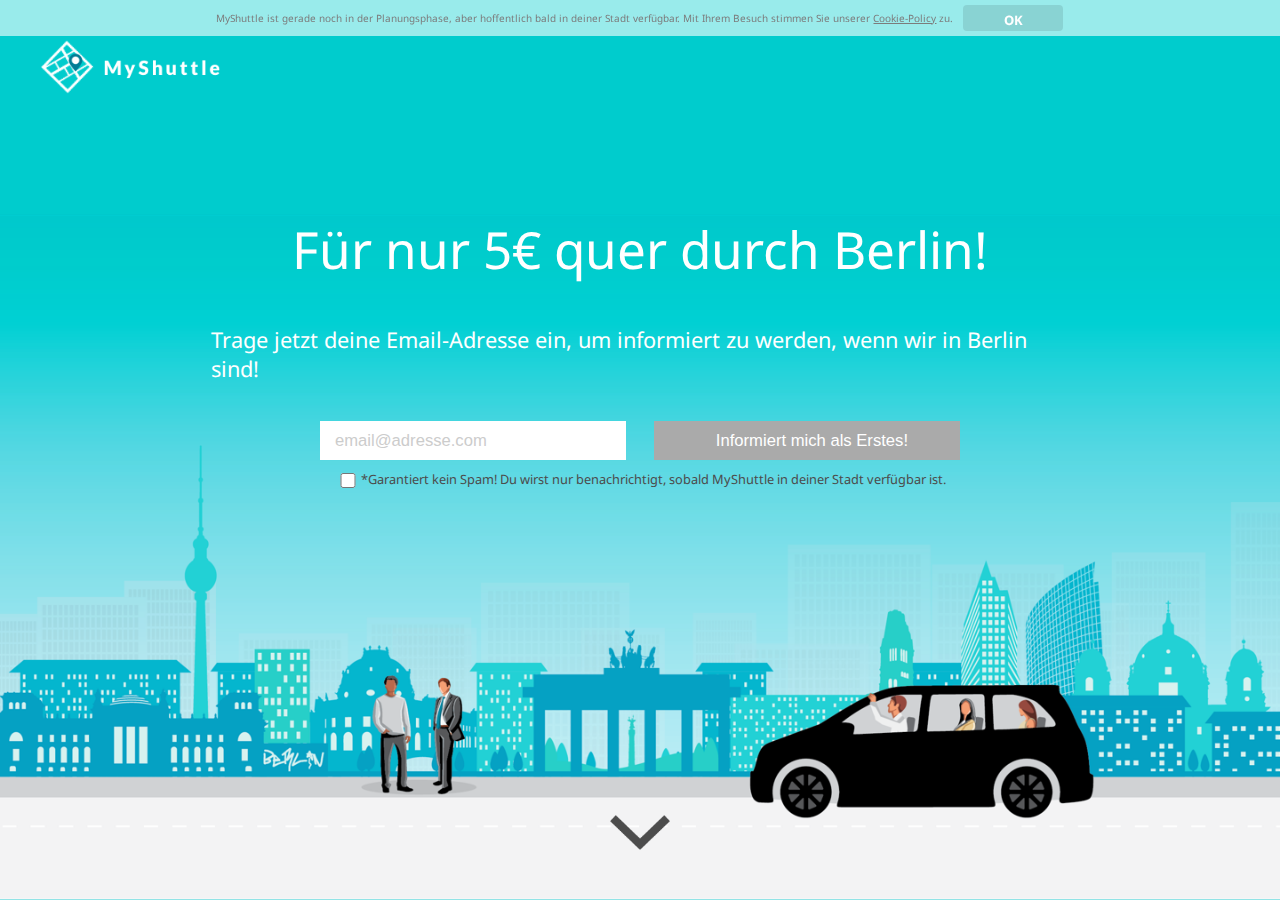
<file: index.html>
<html>
<head lang="en">
    <meta name="viewport" content="width=device-width, initial-scale=1">
    <link rel="stylesheet" type="text/css" href="../myshuttle.css">
    <link href="https://fonts.googleapis.com/css?family=Droid+Sans:400,700" rel="stylesheet">

<script src="https://ajax.googleapis.com/ajax/libs/jquery/3.2.1/jquery.min.js">
</script>   
<script src="../myshuttle.js"></script>


</head>
<body>
<div class = "cookiebar">
    <div class = "cookietxt">
        MyShuttle ist gerade noch in der Planungsphase, aber hoffentlich bald in deiner Stadt verfügbar. Mit Ihrem Besuch stimmen Sie unserer <a href="privacy.html">Cookie-Policy</a>
 zu.</div>
    <div class = "cookieok">OK</div>
   
    </div>
    
<div class="heropage">
    <div class="banner">
            <img src="../images/logo_transp.png" class="logo"/>
        <div class="herotxt">
            <h1>Für nur 5€ quer durch Berlin!</h1>
        </div>
        <div class="herodes">Trage jetzt deine Email-Adresse ein, um informiert zu werden, wenn wir in Berlin sind!
        </div>
        <div class = "form">
                <input class="email" type="text" placeholder="email@adresse.com" data-component-type="email" />
                <div class = "gap"></div>
            <input class="button" type="submit" disabled="disabled"  value="Informiert mich als Erstes!" />
            
        </div>
        <div data-component-type="checkcontainer" class = "checkdiv">
            <input type="checkbox" id="accept"/>
            <div class = "accepttxt">*Garantiert kein Spam! Du wirst nur benachrichtigt, sobald MyShuttle in deiner Stadt verfügbar ist.</div>
          </div>
        
              <img src="../images/arrow_landing.png" class="button_scrollup"/>

            </div>
    </div>
    
    
    <div class = "usppage">
        <div class = "usptxt">
        Lass dich für 5€ Festpreis von MyShuttle komfortabel durch Berlin fahren - gemeinsam mit anderen Nutzern, die in die gleiche Richtung wollen. Zuverlässig, mit garantiertem Sitzplatz und ohne Umsteigen oder Parkplatzsuche.
        </div>
        <div class = "uspdes">
        <div class = "uspimg">
            <div class = "process">
            <img src="../images/process1.png" class="processi"/>
                <div class = "processtxt">Buche deine Fahrt<br> über die App</div>
            </div>

            <div class = "process">
            <img src="../images/process2.png" class="processi"/>
                 <div class = "processtxt">Werde an der nächsten Straßenecke abgeholt</div>
            </div>
            
            <div class = "process">
            <img src="../images/process3.png" class="processi"/>
                <div class = "processtxt">Fahre zusammen mit netten Leuten</div>
            </div>

            <div class = "process">
            <img src="../images/process4.png" class="processi"/>
                <div class = "processtxt">Spare Geld und reduziere Emissionen </div>
            </div>            
        </div>
        <div class = "arrows">
            <img src="../images/arrow_process.png"/ class="arrow_process"/>
            <img src="../images/arrow_process.png"/ class="arrow_process"/>
            <img src="../images/arrow_process.png"/ class="arrow_process"/>

        </div>
        </div>
    </div>
    
    
    <div class = "areapage">
        <div class = "areatxt">
            Wo kann ich<br> in Berlin mit MyShuttle fahren?
        </div>
        <div class = "areamap">                    
                    <img src="../images/map.png"/ class="map"/>

        </div>
    </div>
    
    <div class = "questionpage">
        <div class = "question">                    
                    <img src="../images/questionbg.png"/ class="bg"/>
            <div class = "question_txt">
                Wie funktioniert<br> MyShuttle?</div>
        </div>
        <div class = "questiontxt">
            <div class = "questiontxt_q">
                Wo werde ich abgeholt?
            </div>
            <div class = "questiontxt_a">
                Um Umwege zu vermeiden und eine optimierte Routenplanung zu ermöglichen, laufen Mitfahrer zur nächsten Straßenecke.  
            </div>
            <div class = "questiontxt_q">
                Wie lange muss ich warten?
            </div>
            <div class = "questiontxt_a">
Die angestrebte Wartezeit beträgt 5 Minuten. Vor der verbindlichen Buchung erhälst du deine voraussichtliche Abhol- und Ankunftszeit.
            </div>
         <div class = "questiontxt_q">
                Was kostet MyShuttle?
            </div>
            <div class = "questiontxt_a">
Für 5€ kannst du quer durch das Geschäftsgebiet fahren. Intelligentes Pooling bringt dir den Komfort eines Großraumtaxis zu einem Bruchteil des Preises.              </div>
        
        
        </div>
        
    </div>
        <div class = "footerpage">
            <div class = "footertxt">
            Willkommen in der Welt von MyShuttle
            <div class = "catchphrase">
                - it's cool to pool!</div>
            </div>
            <div class = "footer">
                <div class = "footerhook">
                    Hilf uns MyShuttle nach Berlin zu bringen - trage jetzt deine Email-Adresse ein, um als Erster informiert zu werden. 
                </div>
                  
                <div class = "button_bottom"><a href="#">Informiert mich als Erstes!</a>
                                                </div>
                    <div class="legal">
        <a href="imprint.html">Impressum</a>
        <a href="privacy.html">Privacy</a>
    </div>
            </div>
    </div>

    
</body>
</html>
</file>
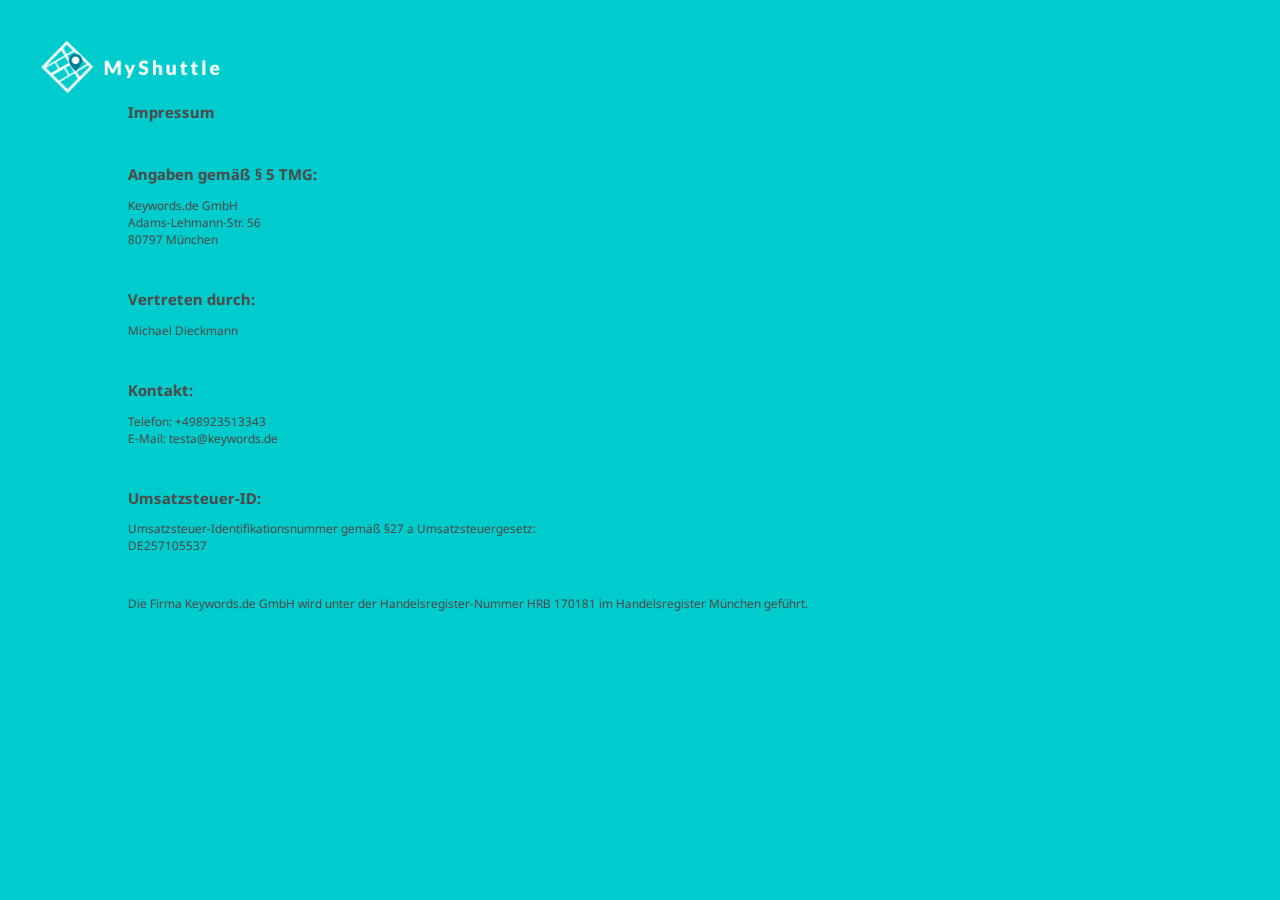
<file: imprint.html>
<html>
<head lang="en">
    <meta name="viewport" content="width=device-width, initial-scale=1">
    <link rel="stylesheet" type="text/css" href="../myshuttle.css">
    <link href="https://fonts.googleapis.com/css?family=Droid+Sans:400,700" rel="stylesheet">

</head>
<body>

<div class="infopage"><a href="javascript:history.back()">
        <img src="../images/logo_transp.png" class="logo"/>
        </a>
        <div class="imprint">

    
    <h2>Impressum</h2>
        <br>
    
    <h2>Angaben gem&auml;&szlig; &sect; 5 TMG:</h2>

    <p>Keywords.de GmbH
        <br>Adams-Lehmann-Str. 56
        <br>80797 München</p>

    <p>
        <br />
    </p>

    <h2>Vertreten durch:</h2>

    <p>Michael Dieckmann</p>

    <p>
        <br />
    </p>

    <h2>Kontakt:</h2>

    <p>Telefon: +498923513343<br>
        E-Mail: testa@keywords.de</p>

    <p>
        <br />
    </p>

    <h2>Umsatzsteuer-ID:</h2>

    <p>Umsatzsteuer-Identifikationsnummer gem&auml;&szlig; &sect;27 a Umsatzsteuergesetz:<br>DE257105537</p>

    <p>
        <br />
    </p>

    <p>Die Firma Keywords.de GmbH wird unter der Handelsregister-Nummer HRB 170181 im Handelsregister München gef&uuml;hrt.</p>

</div></div>
       
</body>
</html>
</file>
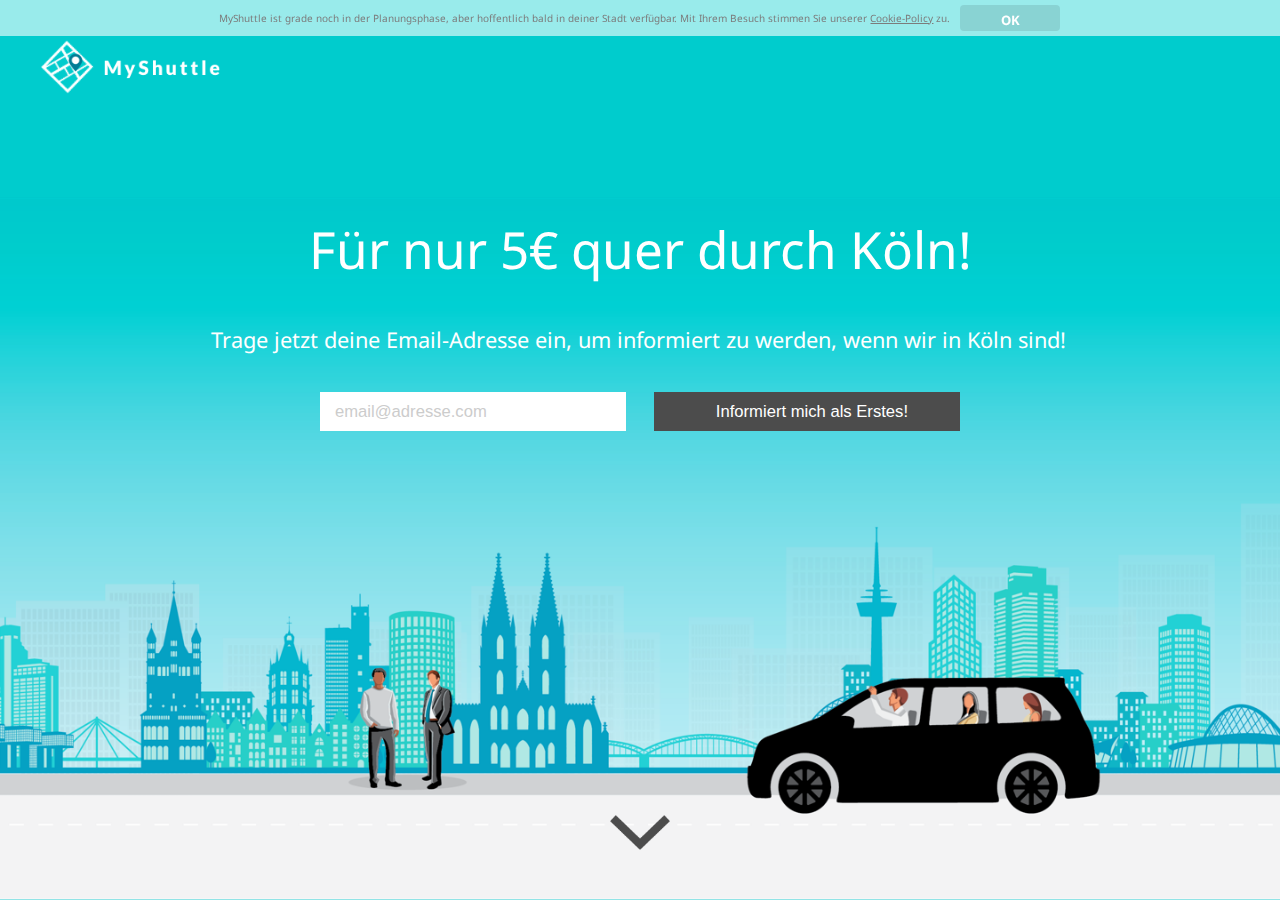
<file: koln.html>
<html>
<head lang="en">
    <meta name="viewport" content="width=device-width, initial-scale=1">
    <link rel="stylesheet" type="text/css" href="../myshuttle.css">
    <link href="https://fonts.googleapis.com/css?family=Droid+Sans:400,700" rel="stylesheet">

<script src="https://ajax.googleapis.com/ajax/libs/jquery/3.2.1/jquery.min.js">
</script>   
<script src="../myshuttle.js"></script>
    <style>
.heropage{
   background-image: url("../images/heroimage_koln.png")!important;
        }
        
@media (max-width: 800px) {       
        .heropage{
            background-image: url("../images/heroimage_koln_m.png")!important;
            background-repeat: no-repeat;
            background-size: auto 100vh;
        }
        }

</style>


</head>
<body>
<div class = "cookiebar">
    <div class = "cookietxt">
        MyShuttle ist grade noch in der Planungsphase, aber hoffentlich bald in deiner Stadt verfügbar. Mit Ihrem Besuch stimmen Sie unserer <a href="privacy.html">Cookie-Policy</a>
 zu.</div>
    <div class = "cookieok">OK</div>
   
    </div>
    
<div class="heropage">
    <div class="banner">
            <img src="../images/logo_transp.png" class="logo"/>
        <div class="herotxt">
            <h1>Für nur 5€ quer durch Köln!</h1>
        </div>
        <div class="herodes">Trage jetzt deine Email-Adresse ein, um informiert zu werden, wenn wir in Köln sind!
        </div>
        <div class = "form">
                <input class="email" type="text" placeholder="email@adresse.com" data-component-type="email" />
                <div class = "gap"></div>
            <input class="button" type="submit"  value="Informiert mich als Erstes!" /></div>
              <img src="../images/arrow_landing.png" class="button_scrollup"/>

            </div>
    </div>
    
    
    <div class = "usppage">
        <div class = "usptxt">
        Lass dich für 5€ Festpreis von MyShuttle komfortabel durch Köln fahren - gemeinsam mit anderen Nutzern, die in die gleiche Richtung wollen. Zuverlässig, mit garantiertem Sitzplatz und ohne Umsteigen oder Parkplatzsuche.
        </div>
        <div class = "uspdes">
        <div class = "uspimg">
            <div class = "process">
            <img src="../images/process1.png" class="processi"/>
                <div class = "processtxt">Buche deine Fahrt<br> über die App</div>
            </div>

            <div class = "process">
            <img src="../images/process2.png" class="processi"/>
                 <div class = "processtxt">Werde an der nächsten Straßenecke abgeholt</div>
            </div>
            
            <div class = "process">
            <img src="../images/process3.png" class="processi"/>
                <div class = "processtxt">Fahre zusammen mit netten Leuten</div>
            </div>

            <div class = "process">
            <img src="../images/process4.png" class="processi"/>
                <div class = "processtxt">Spare Geld und reduziere Emissionen </div>
            </div>            
        </div>
        <div class = "arrows">
            <img src="../images/arrow_process.png"/ class="arrow_process"/>
            <img src="../images/arrow_process.png"/ class="arrow_process"/>
            <img src="../images/arrow_process.png"/ class="arrow_process"/>

        </div>
        </div>
    </div>
    
    
    <div class = "areapage">
        <div class = "areatxt">
            Wo kann ich<br> in Köln mit MyShuttle fahren?
        </div>
        <div class = "areamap">                    
                    <img src="../images/map_koln.png"/ class="map"/>

        </div>
    </div>
    
    <div class = "questionpage">
        <div class = "question">                    
                    <img src="../images/questionbg.png"/ class="bg"/>
            <div class = "question_txt">
                Wie funktioniert<br> MyShuttle?</div>
        </div>
        <div class = "questiontxt">
            <div class = "questiontxt_q">
                Wo werde ich abgeholt?
            </div>
            <div class = "questiontxt_a">
                Um Umwege zu vermeiden und eine optimierte Routenplanung zu ermöglichen, laufen Mitfahrer zur nächsten Straßenecke.  
            </div>
            <div class = "questiontxt_q">
                Wie lange muss ich warten?
            </div>
            <div class = "questiontxt_a">
Die angestrebte Wartezeit beträgt 5 Minuten. Vor der verbindlichen Buchung erhälst du deine voraussichtliche Abhol- und Ankunftszeit.
            </div>
         <div class = "questiontxt_q">
                Was kostet MyShuttle?
            </div>
            <div class = "questiontxt_a">
Für 5€ kannst du quer durch das Geschäftsgebiet fahren. Intelligentes Pooling bringt dir den Komfort eines Großraumtaxis zu einem Bruchteil des Preises.              </div>
        
        
        </div>
        
    </div>
        <div class = "footerpage">
            <div class = "footertxt">
            Willkommen in der Welt von MyShuttle
            <div class = "catchphrase">
                - it's cool to pool!</div>
            </div>
            <div class = "footer">
                <div class = "footerhook">
                    Hilf uns MyShuttle nach Köln zu bringen - trage jetzt deine Email-Adresse ein, um als erster informiert zu werden. 
                </div>
                   <div class = "form">
                <input class="email" type="text" placeholder="email@adresse.com" data-component-type="email" />
                <div class = "gap"></div>
            <input class="button" type="submit"  value="Informiert mich als Erstes!" /></div>
                    <div class="legal">
        <a href="imprint.html">Impressum</a>
        <a href="privacy.html">Privacy</a>
    </div>
            </div>
    </div>

    
</body>
</html>
</file>
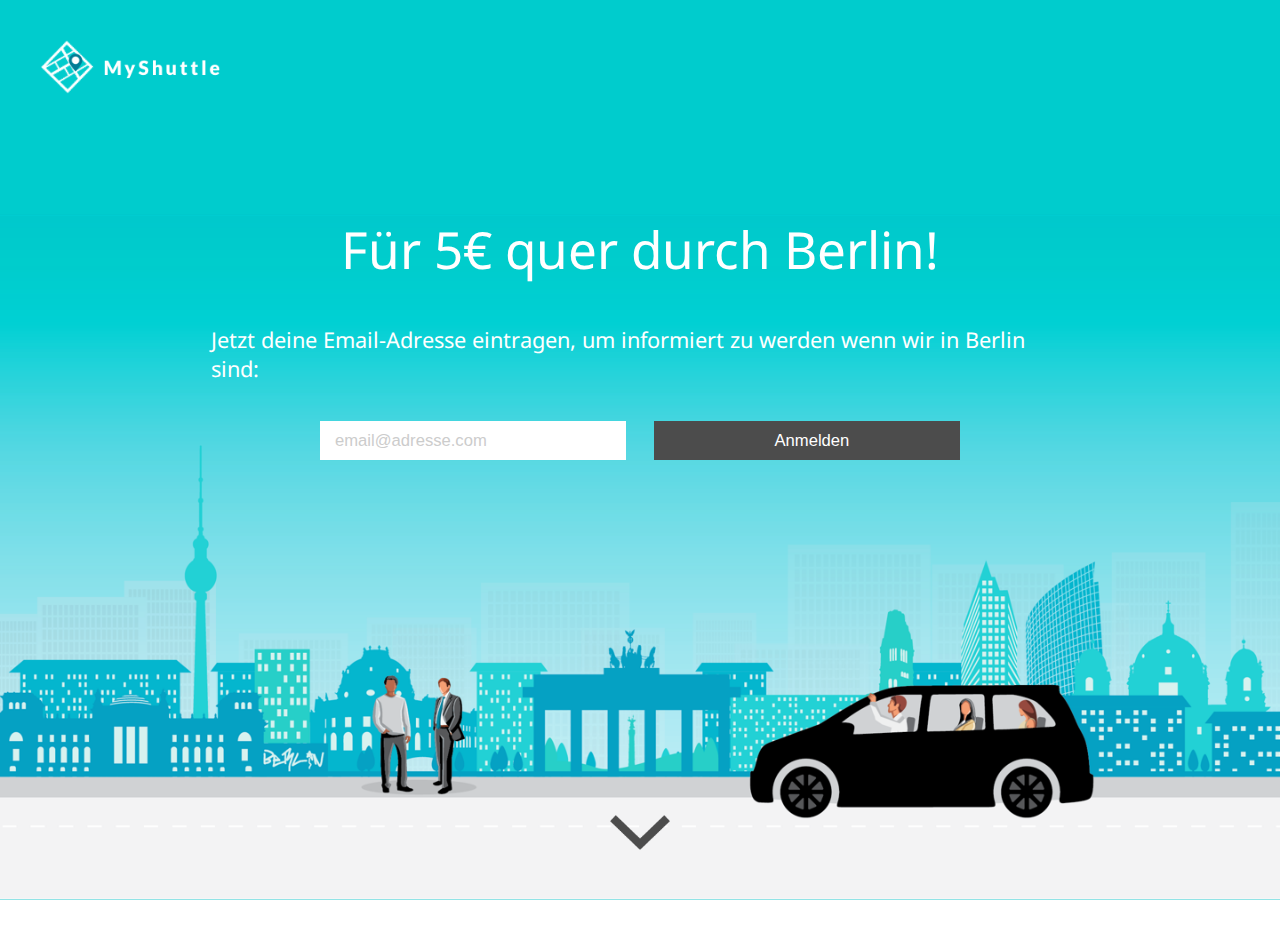
<file: myshuttle.html>
<html>
<head lang="en">
    <link rel="stylesheet" type="text/css" href="../myshuttle.css">
    <link href="https://fonts.googleapis.com/css?family=Droid+Sans:400,700" rel="stylesheet">

<script src="https://ajax.googleapis.com/ajax/libs/jquery/3.2.1/jquery.min.js">
</script>   
<script src="../myshuttle.js"></script>


</head>
<body>

<div class="heropage">
    <div class="banner">
        <img src="../images/logo_transp.png" class="logo"/>
        <div class="herotxt">
            <h1>Für 5€ quer durch Berlin!</h1>
        </div>
        <div class="herodes">
           Jetzt deine Email-Adresse eintragen, um informiert zu werden wenn wir in Berlin sind:
        </div>
        <div class = "form">
                <input class="email" type="text" placeholder="email@adresse.com" data-component-type="email" />
                <div class = "gap"></div>
            <input class="button" type="submit"  value="Anmelden" /></div>
              <img src="../images/arrow_landing.png" class="button_scrollup"/>

            </div>
    </div>
    
    
    <div class = "usppage">
        <div class = "usptxt">
        Lass dich für 5€ von MyShuttle komfortabel durch Berlin fahren - gemeinsam mit anderen Nutzern, die in die gleiche Richtung wollen. Zuverlässig, mit garantiertem Sitzplatz und ohne Umsteigen oder Parkplatzsuche.
        </div>
        <div class = "uspdes">
        <div class = "uspimg">
            <div class = "process">
            <img src="../images/process1.png" class="processi"/>
                <div class = "processtxt">Buche deine Fahrt<br> über die App</div>
            </div>

            <div class = "process">
            <img src="../images/process2.png" class="processi"/>
                 <div class = "processtxt">Werde an der nächsten Straßenecke abgeholt</div>
            </div>
            
            <div class = "process">
            <img src="../images/process3.png" class="processi"/>
                <div class = "processtxt">Fahre zusammen mit netten Leuten</div>
            </div>

            <div class = "process">
            <img src="../images/process4.png" class="processi"/>
                <div class = "processtxt">Spare Geld und reduziere Emissionen </div>
            </div>            
        </div>
        <div class = "arrows">
            <img src="../images/arrow_process.png"/ class="arrow_process"/>
            <img src="../images/arrow_process.png"/ class="arrow_process"/>
            <img src="../images/arrow_process.png"/ class="arrow_process"/>

        </div>
        </div>
    </div>
    
    
    <div class = "areapage">
        <div class = "areatxt">
            Wo kann ich<br> in Berlin mit MyShuttle fahren?
        </div>
        <div class = "areamap">                    
                    <img src="../images/map.png"/ class="map"/>

        </div>
    </div>
    
    <div class = "questionpage">
        <div class = "question">                    
                    <img src="../images/questionbg.png"/ class="bg"/>
            <div class = "question_txt">
                Wie funktioniert<br> MyShuttle?</div>
        </div>
        <div class = "questiontxt">
            <div class = "questiontxt_q">
                Wo werde ich abgeholt?
            </div>
            <div class = "questiontxt_a">
                Um Umwege zu vermeiden und eine optimierte Routenplanung zu ermöglichen, laufen Mitfahrer zur nächsten Straßenecke.  
            </div>
            <div class = "questiontxt_q">
                Wie lange muss ich warten?
            </div>
            <div class = "questiontxt_a">
Die angestrebte Wartezeit beträgt 5 Minuten. Vor der verbindlichen Buchung erhälst du deine voraussichtliche Abhol- und Ankunftszeit.
            </div>
         <div class = "questiontxt_q">
                Was kostet MyShuttle?
            </div>
            <div class = "questiontxt_a">
Die angestrebte Wartezeit beträgt 5 Minuten. Vor der verbindlichen Buchung erhälst du deine voraussichtliche Abhol- und Ankunftszeit.
            </div>
        
        
        </div>
        
    </div>R
        <div class = "footerpage">
            <div class = "footertxt">
            Willkommen in der Welt von MyShuttle
            <div class = "catchphrase">
                - it's cool to pool!</div>
            </div>
            <div class = "footer">
                <div class = "footerhook">
                    Hilf uns MyShuttle nach Berlin zu bringen - trage jetzt deine Email-Adresse ein, um als erster informiert zu werden. 
                </div>
                   <div class = "form">
                <input class="email" type="text" placeholder="email@adresse.com" data-component-type="email" />
                <div class = "gap"></div>
            <input class="button" type="submit"  value="Anmelden" /></div>
                    <div class="legal">
        <a href="impressum">Impressum</a>
        <a href="privacy">Privacy</a>
        <a href="meinbus">MyShuttle</a>
    </div>
            </div>
    </div>

    
</body>
</html>
</file>
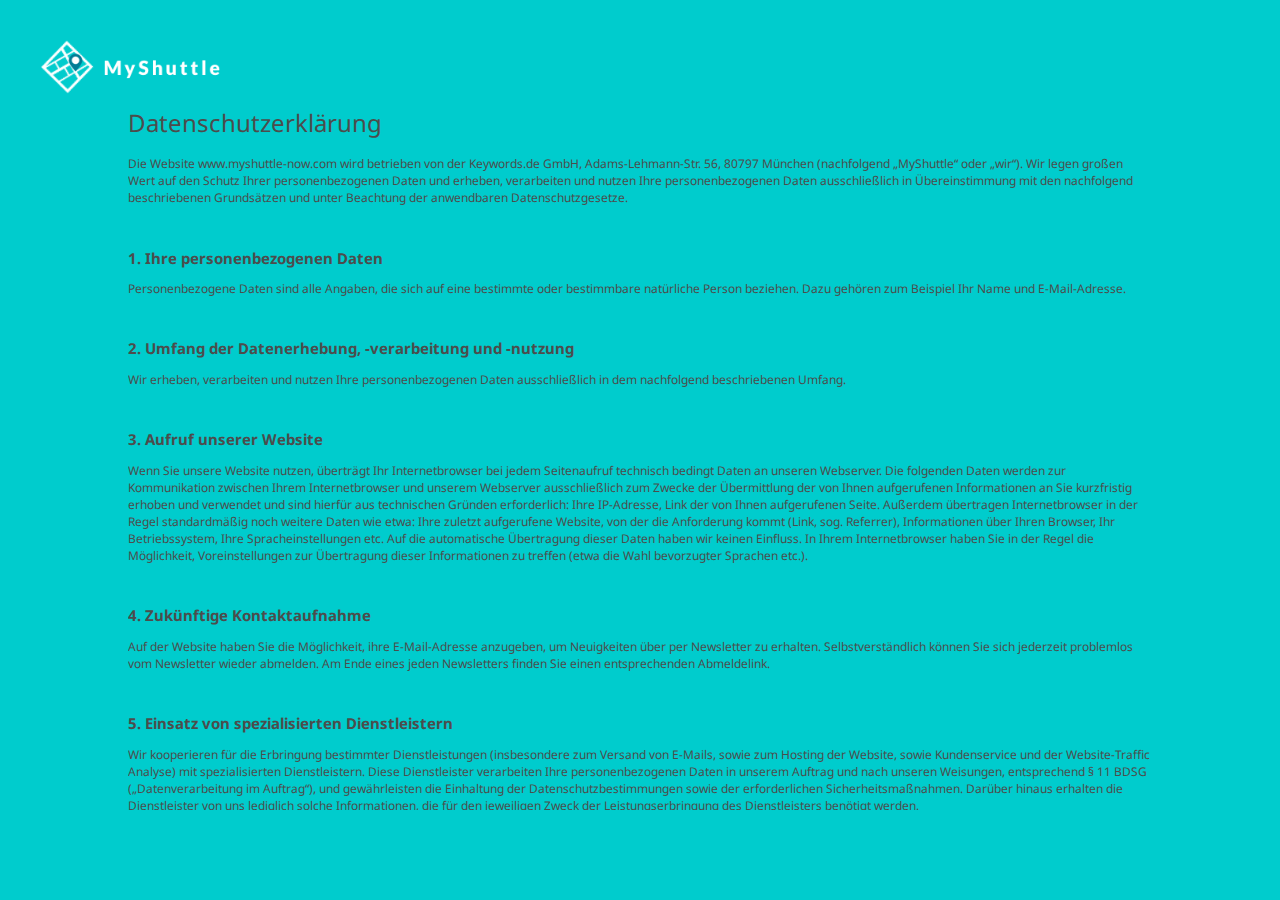
<file: privacy.html>
<html>
<head lang="en">
    <meta name="viewport" content="width=device-width, initial-scale=1">
    <link rel="stylesheet" type="text/css" href="../myshuttle.css">
    <link href="https://fonts.googleapis.com/css?family=Droid+Sans:400,700" rel="stylesheet">

</head>
<body>

<div class="infopage">
        <a href="javascript:history.back()">
        <img src="../images/logo_transp.png" class="logo"/>
        </a>
        <div class="imprint">

    <h1>Datenschutzerkl&auml;rung</h1>


    <p>Die Website www.myshuttle-now.com wird betrieben von der Keywords.de GmbH, Adams-Lehmann-Str. 56, 80797 München (nachfolgend &bdquo;MyShuttle&ldquo; oder &bdquo;wir&ldquo;). Wir legen gro&szlig;en Wert auf den Schutz Ihrer personenbezogenen Daten und erheben, verarbeiten und nutzen Ihre personenbezogenen Daten ausschlie&szlig;lich in &Uuml;bereinstimmung mit den nachfolgend beschriebenen Grunds&auml;tzen und unter Beachtung der anwendbaren Datenschutzgesetze.</p>

    <p>
        <br />
    </p>

    <h2>1. Ihre personenbezogenen Daten</h2>

    <p>Personenbezogene Daten sind alle Angaben, die sich auf eine bestimmte oder bestimmbare nat&uuml;rliche Person beziehen. Dazu geh&ouml;ren zum Beispiel Ihr Name und E-Mail-Adresse.</p>

    <p>
        <br />
    </p>

    <h2>2. Umfang der Datenerhebung, -verarbeitung und -nutzung</h2>

    <p>Wir erheben, verarbeiten und nutzen Ihre personenbezogenen Daten ausschlie&szlig;lich in dem nachfolgend beschriebenen Umfang.</p>

    <p>
        <br />
    </p>

    <h2>3. Aufruf unserer Website</h2>

    <p>Wenn Sie unsere Website nutzen, &uuml;bertr&auml;gt Ihr Internetbrowser bei jedem Seitenaufruf technisch bedingt Daten an unseren Webserver. Die folgenden Daten werden zur Kommunikation zwischen Ihrem Internetbrowser und unserem Webserver ausschlie&szlig;lich zum Zwecke der &Uuml;bermittlung der von Ihnen aufgerufenen Informationen an Sie kurzfristig erhoben und verwendet und sind hierf&uuml;r aus technischen Gr&uuml;nden erforderlich: Ihre IP-Adresse, Link der von Ihnen aufgerufenen Seite. Au&szlig;erdem &uuml;bertragen Internetbrowser in der Regel standardm&auml;&szlig;ig noch weitere Daten wie etwa: Ihre zuletzt aufgerufene Website, von der die Anforderung kommt (Link, sog. Referrer), Informationen &uuml;ber Ihren Browser, Ihr Betriebssystem, Ihre Spracheinstellungen etc. Auf die automatische &Uuml;bertragung dieser Daten haben wir keinen Einfluss. In Ihrem Internetbrowser haben Sie in der Regel die M&ouml;glichkeit, Voreinstellungen zur &Uuml;bertragung dieser Informationen zu treffen (etwa die Wahl bevorzugter Sprachen etc.).</p>

    <p>
        <br />
    </p>

    
    <h2>4. Zuk&uuml;nftige Kontaktaufnahme</h2>

    <p>Auf der Website haben Sie die M&ouml;glichkeit, ihre E-Mail-Adresse anzugeben, um Neuigkeiten &uuml;ber per Newsletter zu erhalten. Selbstverst&auml;ndlich k&ouml;nnen Sie sich jederzeit problemlos vom Newsletter wieder abmelden. Am Ende eines jeden Newsletters finden Sie einen entsprechenden Abmeldelink.</p>

    <p>
        <br />
    </p>

    <h2>5. Einsatz von spezialisierten Dienstleistern</h2>

    <p>Wir kooperieren f&uuml;r die Erbringung bestimmter Dienstleistungen (insbesondere zum Versand von E-Mails, sowie zum Hosting der Website, sowie Kundenservice und der Website-Traffic Analyse) mit spezialisierten Dienstleistern. Diese Dienstleister verarbeiten Ihre personenbezogenen Daten in unserem Auftrag und nach unseren Weisungen, entsprechend &sect; 11 BDSG (&bdquo;Datenverarbeitung im Auftrag&ldquo;), und gew&auml;hrleisten die Einhaltung der Datenschutzbestimmungen sowie der erforderlichen Sicherheitsma&szlig;nahmen. Dar&uuml;ber hinaus erhalten die Dienstleister von uns lediglich solche Informationen, die f&uuml;r den jeweiligen Zweck der Leistungserbringung des Dienstleisters ben&ouml;tigt werden.</p>

    <p>
        <br />
    </p>

    <h2>6. Cookies</h2>

    <p>Beim Besuch der Website setzen wir so genannte &bdquo;Cookies&ldquo; ein. Cookies sind kleine Textdateien, die im Zwischenspeicher Ihres Browsers abgelegt werden und die eine Analyse der Benutzung der Website durch Sie erm&ouml;glichen (&bdquo;Cookies&ldquo;). Cookies erm&ouml;glichen es uns, die Benutzung der Webseite f&uuml;r Sie zu optimieren. Durch die in den Cookies enthaltenen Informationen kann beispielsweise die von Ihnen gew&auml;hlte Landessprache oder eine Favoritenliste sowie Ihre letzte Suche gespeichert werden. Au&szlig;erdem enth&auml;lt ein Cookie die Angabe &uuml;ber seine Herkunft und die Speicherfrist. Die Cookies erlauben zudem Ihr Surfverhalten in pseudonymisierter Form zu analysieren und zeichnen hierf&uuml;r z. B. Datum und Uhrzeit des Zugriffs, URL (Adresse) der verweisenden Website, die von Ihnen besuchten Seiten, den Browsertyp und die Browserversion sowie Ihr Betriebssystem auf. Wenn Sie ein Nutzerkonto anlegen und sich einloggen, k&ouml;nnen die im Cookie enthaltenen Informationen in Ihr erstelltes Profil gespeichert werden. Direkt personenbezogene Daten werden nur dann in Cookies gespeichert, wenn Sie hierin ausdr&uuml;cklich eingewilligt haben. Mit Zustimmung zu dieser Datenschutzerkl&auml;rung geben Sie uns Ihr Einverst&auml;ndnis, Informationen &uuml;ber Ihr Surfverhalten in pseudonymisierter Form an unsere Partner f&uuml;r Analyse- und Marketingzwecke weiterzugeben. Sie k&ouml;nnen die Benutzung von Cookies in den Einstellungen Ihres jeweiligen Browserprogramms auch v&ouml;llig abschalten oder bereits abgelegte Cookies l&ouml;schen. Wir m&ouml;chten Sie aber darauf hinweisen, dass dann vielleicht einige Bereiche der Website nicht oder nicht mehr ordnungsgem&auml;&szlig; funktionieren.</p>

    <p>
        <br />
    </p>

    <h2>7. Webanalyse</h2>

    <p>7.1 Einsatz von Google Analytics:</p>

    <p>Diese Website benutzt Google Analytics, einen Webanalysedienst der Google Inc. (&bdquo;Google&ldquo;). Google Analytics verwendet ebenfalls Cookies. Die durch den Cookie erzeugten Informationen &uuml;ber Ihre Benutzung dieser Website werden in der Regel an einen Server von Google in den USA &uuml;bertragen und dort gespeichert. Auf dieser Website wurde die IP-Anonymisierung aktiviert, so dass die IP-Adresse der Nutzer von Google innerhalb von Mitgliedstaaten der Europ&auml;ischen Union oder in anderen Vertragsstaaten des Abkommens &uuml;ber den Europ&auml;ischen Wirtschaftsraum zuvor gek&uuml;rzt wird. Nur in Ausnahmef&auml;llen wird die volle IP-Adresse an einen Server von Google in den USA &uuml;bertragen und dort gek&uuml;rzt. Im Auftrag des Betreibers dieser Website wird Google diese Informationen benutzen, um die Nutzung der Website durch die Nutzer auszuwerten, um Reports &uuml;ber die Websiteaktivit&auml;ten zusammenzustellen und um weitere mit der Websitenutzung und der Internetnutzung verbundene Dienstleistungen gegen&uuml;ber dem Websitebetreiber zu erbringen. Die im Rahmen von Google Analytics von Ihrem Browser &uuml;bermittelte IP-Adresse wird nicht mit anderen Daten von Google zusammengef&uuml;hrt. Sie k&ouml;nnen die Speicherung der Cookies durch eine entsprechende Einstellung Ihrer Browser-Software verhindern; wir weisen Sie jedoch darauf hin, dass Sie in diesem Fall gegebenenfalls nicht s&auml;mtliche Funktionen dieser Website vollumf&auml;nglich werden nutzen k&ouml;nnen. Die Nutzer k&ouml;nnen dar&uuml;ber hinaus die Erfassung der durch das Cookie erzeugten und auf ihre Nutzung der Website bezogenen Daten (inkl. Ihrer IP-Adresse) an Google sowie die Verarbeitung dieser Daten durch Google verhindern, indem sie das unter dem folgenden Link verf&uuml;gbare Browser-Plugin herunterladen und installieren. Der aktuelle Link (Stand: Oktober 2014) ist: http://tools.google.com/dlpage/gaoptout?hl=de. Sie k&ouml;nnen die Erfassung durch Google Analytics auch verhindern, indem Sie auf folgenden Link klicken. Es wird ein Opt-Out-Cookie gesetzt, das die zuk&uuml;nftige Erfassung Ihrer Daten beim Besuch dieser Website verhindert, solange Sie dieses Cookie in Ihrem Browser gespeichert lassen und nur soweit Sie einen Browser nutzen, &uuml;ber den Sie diesen Opt-Out-Link angeklickt haben.</p>

    <p>
        <br />
    </p>

    <p>8. Marketing</p>

    <p>Sofern Sie uns Ihre Einwilligung hierzu erteilt haben und/oder bei Vorliegen der gesetzlichen Voraussetzungen, nutzen wir Ihre personenbezogenen Daten, um: Sie &uuml;ber Websites, Anwendungen, Produkte und Dienstleistungen zu informieren, die wir anbieten; Sie &uuml;ber gezielte Marketingaktionen, Werbeangebote und Fahrzeuge der Fahrzeuganbieter zu informieren, die zu Ihren Suchkriterien passen; Ihnen Einladungen zur Teilnahme an Fahrzeuganbieter-Bewertungen, Umfragen oder Marktforschung zu &uuml;bermitteln; Informationen &uuml;ber Ihr Surfverhalten in pseudonymisierter Form an unsere Partner f&uuml;r Marketingzwecke weiterzugeben. Des Weiteren betreiben wir Retargeting. Als Retargeting wird im Online-Marketing ein Verfahren bezeichnet, bei dem Besucher einer Webseite gekennzeichnet und anschlie&szlig;end auf anderen Webseiten mit gezielter Werbung wieder angesprochen werden. F&uuml;r das Retargeting setzen wir zeitlich beschr&auml;nkte Cookies mit einer Laufzeit ein. Wir k&ouml;nnen Ihre personenbezogenen Daten mit Daten kombinieren, die wir von anderen Quellen erhalten, und sie f&uuml;r die Verbesserung und pers&ouml;nliche Anpassung der an Sie gerichteten Werbeanzeigen und Marketingaktivit&auml;ten verwenden. Wenn Sie nicht m&ouml;chten, dass wir Daten im Hinblick auf Ihren Besuch unserer Website und die Nutzung unserer Services, Anwendungen und Tools erfassen, k&ouml;nnen Sie dieser Erfassung jederzeit mit Wirkung f&uuml;r die Zukunft widersprechen, indem Sie Cookies in Ihren Browser- oder Ger&auml;teeinstellungen deaktivieren (vgl. hierzu unter 8. Cookies).</p>

    <p>
        <br />
    </p>

    <p>8.1 Facebook Custom Audiences</p>

    <p>Diese Website verwendet ferner auch die Remarketing-Funktion &bdquo;Custom Audiences&ldquo; der Facebook Inc., 1601 S. California Ave, Palo Alto, CA 94304, USA (&bdquo;Facebook&ldquo;). Mittels dieser Funktion kann der Anbieter die Besucher der Webseite zielgerichtet mit Werbung ansprechen, indem f&uuml;r Besucher der Webseite personalisierte, interessenbezogene Facebook-Ads geschaltet werden, wenn sie das soziale Netzwerk Facebook besuchen. Zur Durchf&uuml;hrung der Funktion haben wir auf der Webseite das Remarketing-Tag von Facebook implementiert. &Uuml;ber dieses Tag wird bei Ihrem Besuch der Webseite eine direkte Verbindung zu den Facebook-Servern hergestellt. Hierdurch wird an den Facebook-Server &uuml;bermittelt, welche unserer Internetseiten Sie besucht haben. Facebook ordnet diese Information Ihrem pers&ouml;nlichen Facebook-Benutzerkonto zu. N&auml;here Informationen zur Erhebung und Nutzung der Daten durch Facebook, &uuml;ber Ihre diesbez&uuml;glichen Rechte und M&ouml;glichkeiten zum Schutz Ihrer Privatsph&auml;re finden Sie in den Datenschutzhinweisen von Facebook unter https://www.facebook.com/about/privacy/. Wenn Sie nicht m&ouml;chten, dass Facebook die gesammelten Informationen unmittelbar Ihrem Facebook-Benutzerkonto zuordnet, k&ouml;nnen Sie die Remarketing-Funktion &bdquo;Custom Audiences&ldquo; hier deaktivieren. Dazu m&uuml;ssen Sie bei Facebook angemeldet sein.</p>

    <p>
        <br />
    </p>

    <h2>9. Schutz Ihrer Daten</h2>

    <p>
        <br />
    </p>

    <p>Wir sichern unsere Website und IT-Systeme durch angemessene technische und organisatorische Ma&szlig;nahmen gegen Verlust, Zerst&ouml;rung, unberechtigten Zugriff, Ver&auml;nderung oder Verbreitung Ihrer Daten durch unbefugte Personen ab.</p>

    <p>
        <br />
    </p>

    <h2>10. Auskunftsrecht und Berichtigung, Sperrung und L&ouml;schung Ihrer Daten</h2>

    <p>Sie haben ein Recht auf unentgeltliche Auskunft &uuml;ber die zu Ihrer Person gespeicherten Daten sowie gegebenenfalls ein Recht auf Berichtigung, Sperrung oder L&ouml;schung dieser Daten. Wenn Sie Ihr Nutzerkonto inkl. aller hierzu abgespeicherten Daten l&ouml;schen lassen m&ouml;chten, senden Sie bitte eine E-Mail an info@myshuttle-now.com. Von Ihnen erteilte Einwilligungen zur Datenerhebung, -verarbeitung und -nutzung k&ouml;nnen Sie jederzeit mit Wirkung f&uuml;r die Zukunft widerrufen. Wir stehen Ihnen gerne f&uuml;r weitergehende Fragen zum Datenschutz und zur Verarbeitung Ihrer pers&ouml;nlichen Daten zur Verf&uuml;gung. Sie erreichen uns unter der E-Mail-Adresse info@myshuttle-now.com. Selbstverst&auml;ndlich erreichen Sie uns auch unter den im Impressum angegebenen Kontaktdaten.</p>

    <p>
        <br />
    </p>

    <h2>11. Anpassungen</h2>

    <p>Wir behalten uns das Recht vor, diese Datenschutzerkl&auml;rung von Zeit zu Zeit zu aktualisieren. Aktualisierungen dieser Datenschutzerkl&auml;rung werden auf unserer Website ver&ouml;ffentlicht. &Auml;nderungen gelten ab ihrer Publikation auf unserer Website. Wir empfehlen Ihnen daher, diese Seite regelm&auml;&szlig;ig zu besuchen, um sich &uuml;ber gegebenenfalls erfolgte Aktualisierungen zu informieren.</p>

    <p>Stand: 27.10.2017</p>
    </div>
    </div>
</body>
</html>
</file>
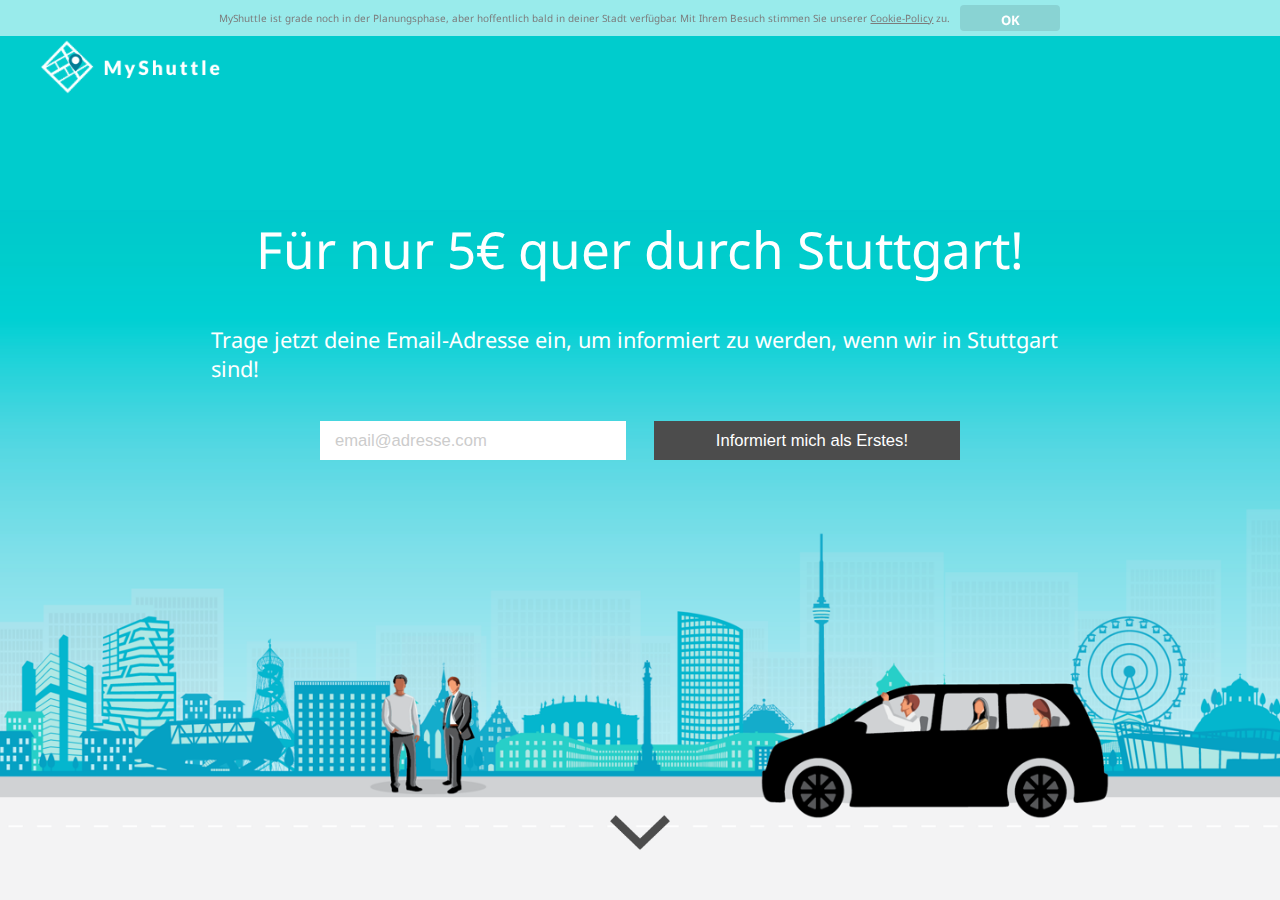
<file: stut.html>
<html>
<head lang="en">
    <meta name="viewport" content="width=device-width, initial-scale=1">
    <link rel="stylesheet" type="text/css" href="../myshuttle.css">
    <link href="https://fonts.googleapis.com/css?family=Droid+Sans:400,700" rel="stylesheet">

<script src="https://ajax.googleapis.com/ajax/libs/jquery/3.2.1/jquery.min.js">
</script>   
<script src="../myshuttle.js"></script>
    <style>
.heropage{
   background-image: url("../images/heroimage_stut.png")!important;
        }
        
@media (max-width: 800px) {       
        .heropage{
            background-image: url("../images/heroimage_stut_m.png")!important;
            background-repeat: no-repeat;
            background-size: auto 100vh;
        }
        }

</style>


</head>
<body>
<div class = "cookiebar">
    <div class = "cookietxt">
        MyShuttle ist grade noch in der Planungsphase, aber hoffentlich bald in deiner Stadt verfügbar. Mit Ihrem Besuch stimmen Sie unserer <a href="privacy.html">Cookie-Policy</a>
 zu.</div>
    <div class = "cookieok">OK</div>
   
    </div>
    
<div class="heropage">
    <div class="banner">
            <img src="../images/logo_transp.png" class="logo"/>
        <div class="herotxt">
            <h1>Für nur 5€ quer durch Stuttgart!</h1>
        </div>
        <div class="herodes">Trage jetzt deine Email-Adresse ein, um informiert zu werden, wenn wir in Stuttgart sind!
        </div>
        <div class = "form">
                <input class="email" type="text" placeholder="email@adresse.com" data-component-type="email" />
                <div class = "gap"></div>
            <input class="button" type="submit"  value="Informiert mich als Erstes!" /></div>
              <img src="../images/arrow_landing.png" class="button_scrollup"/>

            </div>
    </div>
    
    
    <div class = "usppage">
        <div class = "usptxt">
        Lass dich für 5€ Festpreis von MyShuttle komfortabel durch Stuttgart fahren - gemeinsam mit anderen Nutzern, die in die gleiche Richtung wollen. Zuverlässig, mit garantiertem Sitzplatz und ohne Umsteigen oder Parkplatzsuche.
        </div>
        <div class = "uspdes">
        <div class = "uspimg">
            <div class = "process">
            <img src="../images/process1.png" class="processi"/>
                <div class = "processtxt">Buche deine Fahrt<br> über die App</div>
            </div>

            <div class = "process">
            <img src="../images/process2.png" class="processi"/>
                 <div class = "processtxt">Werde an der nächsten Straßenecke abgeholt</div>
            </div>
            
            <div class = "process">
            <img src="../images/process3.png" class="processi"/>
                <div class = "processtxt">Fahre zusammen mit netten Leuten</div>
            </div>

            <div class = "process">
            <img src="../images/process4.png" class="processi"/>
                <div class = "processtxt">Spare Geld und reduziere Emissionen </div>
            </div>            
        </div>
        <div class = "arrows">
            <img src="../images/arrow_process.png"/ class="arrow_process"/>
            <img src="../images/arrow_process.png"/ class="arrow_process"/>
            <img src="../images/arrow_process.png"/ class="arrow_process"/>

        </div>
        </div>
    </div>
    
    
    <div class = "areapage">
        <div class = "areatxt">
            Wo kann ich<br> in Stuttgart mit MyShuttle fahren?
        </div>
        <div class = "areamap">                    
                    <img src="../images/map_stut.png"/ class="map"/>

        </div>
    </div>
    
    <div class = "questionpage">
        <div class = "question">                    
                    <img src="../images/questionbg.png"/ class="bg"/>
            <div class = "question_txt">
                Wie funktioniert<br> MyShuttle?</div>
        </div>
        <div class = "questiontxt">
            <div class = "questiontxt_q">
                Wo werde ich abgeholt?
            </div>
            <div class = "questiontxt_a">
                Um Umwege zu vermeiden und eine optimierte Routenplanung zu ermöglichen, laufen Mitfahrer zur nächsten Straßenecke.  
            </div>
            <div class = "questiontxt_q">
                Wie lange muss ich warten?
            </div>
            <div class = "questiontxt_a">
Die angestrebte Wartezeit beträgt 5 Minuten. Vor der verbindlichen Buchung erhälst du deine voraussichtliche Abhol- und Ankunftszeit.
            </div>
         <div class = "questiontxt_q">
                Was kostet MyShuttle?
            </div>
            <div class = "questiontxt_a">
Für 5€ kannst du quer durch das Geschäftsgebiet fahren. Intelligentes Pooling bringt dir den Komfort eines Großraumtaxis zu einem Bruchteil des Preises.              </div>
        
        
        </div>
        
    </div>
        <div class = "footerpage">
            <div class = "footertxt">
            Willkommen in der Welt von MyShuttle
            <div class = "catchphrase">
                - it's cool to pool!</div>
            </div>
            <div class = "footer">
                <div class = "footerhook">
                    Hilf uns MyShuttle nach Stuttgart zu bringen - trage jetzt deine Email-Adresse ein, um als erster informiert zu werden. 
                </div>
                   <div class = "form">
                <input class="email" type="text" placeholder="email@adresse.com" data-component-type="email" />
                <div class = "gap"></div>
            <input class="button" type="submit"  value="Informiert mich als Erstes!" /></div>
                    <div class="legal">
        <a href="imprint.html">Impressum</a>
        <a href="privacy.html">Privacy</a>
    </div>
            </div>
    </div>

    
</body>
</html>
</file>
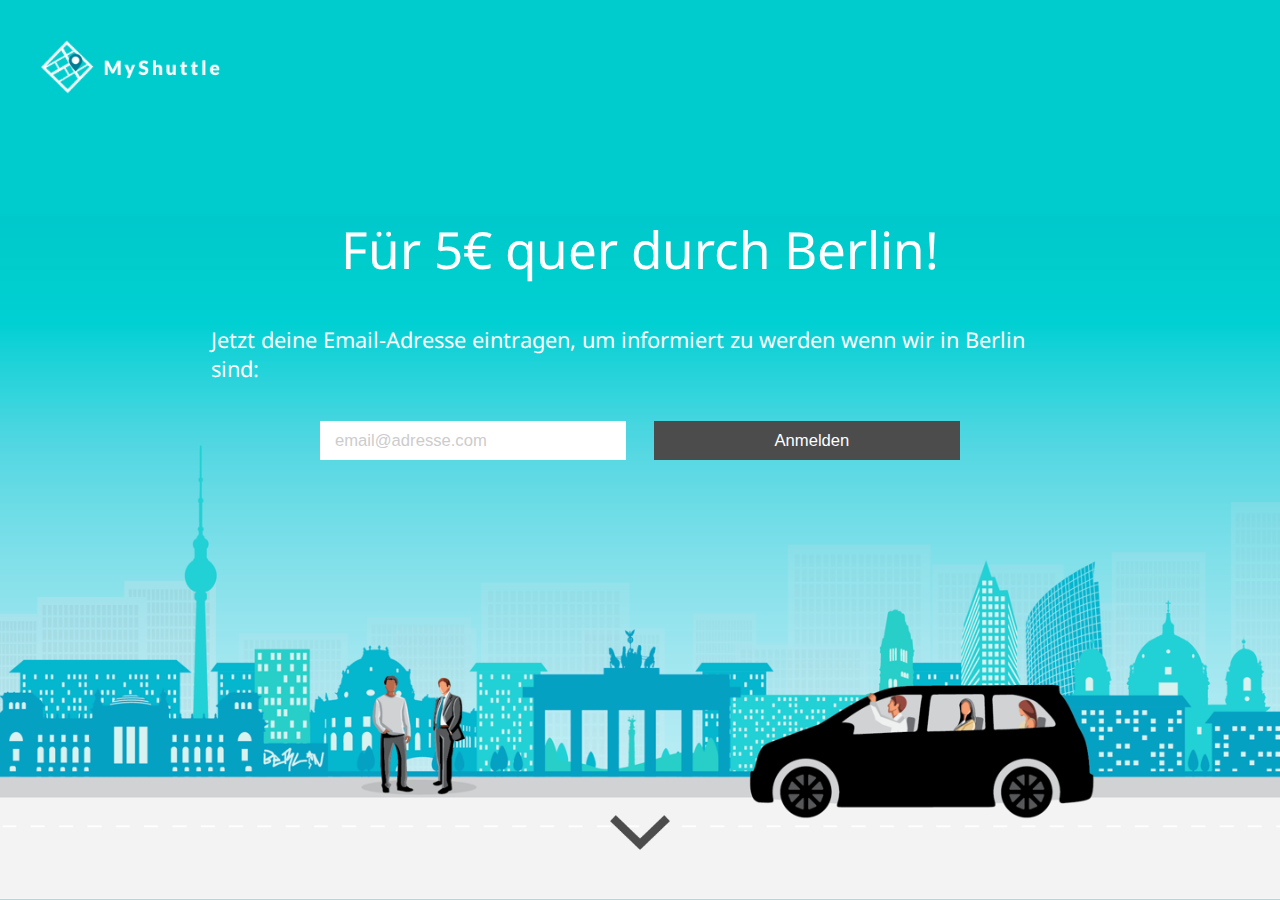
<file: stuttgart.html>
<html>
<head lang="en">
    <meta name="viewport" content="width=device-width, initial-scale=1">
    <link rel="stylesheet" type="text/css" href="../myshuttle.css">
    <link href="https://fonts.googleapis.com/css?family=Droid+Sans:400,700" rel="stylesheet">

<script src="https://ajax.googleapis.com/ajax/libs/jquery/3.2.1/jquery.min.js">
</script>   
<script src="../myshuttle.js"></script>


</head>
<body>

<div class="heropage">
    <div class="banner">
        <img src="../images/logo_transp.png" class="logo"/>
        <div class="herotxt">
            <h1>Für 5€ quer durch Berlin!</h1>
        </div>
        <div class="herodes">
           Jetzt deine Email-Adresse eintragen, um informiert zu werden wenn wir in Berlin sind:
        </div>
        <div class = "form">
                <input class="email" type="text" placeholder="email@adresse.com" data-component-type="email" />
                <div class = "gap"></div>
            <input class="button" type="submit"  value="Anmelden" /></div>
              <img src="../images/arrow_landing.png" class="button_scrollup"/>

            </div>
    </div>
    
    
    <div class = "usppage">
        <div class = "usptxt">
        Lass dich für 5€ von MyShuttle komfortabel durch Berlin fahren - gemeinsam mit anderen Nutzern, die in die gleiche Richtung wollen. Zuverlässig, mit garantiertem Sitzplatz und ohne Umsteigen oder Parkplatzsuche.
        </div>
        <div class = "uspdes">
        <div class = "uspimg">
            <div class = "process">
            <img src="../images/process1.png" class="processi"/>
                <div class = "processtxt">Buche deine Fahrt<br> über die App</div>
            </div>

            <div class = "process">
            <img src="../images/process2.png" class="processi"/>
                 <div class = "processtxt">Werde an der nächsten Straßenecke abgeholt</div>
            </div>
            
            <div class = "process">
            <img src="../images/process3.png" class="processi"/>
                <div class = "processtxt">Fahre zusammen mit netten Leuten</div>
            </div>

            <div class = "process">
            <img src="../images/process4.png" class="processi"/>
                <div class = "processtxt">Spare Geld und reduziere Emissionen </div>
            </div>            
        </div>
        <div class = "arrows">
            <img src="../images/arrow_process.png"/ class="arrow_process"/>
            <img src="../images/arrow_process.png"/ class="arrow_process"/>
            <img src="../images/arrow_process.png"/ class="arrow_process"/>

        </div>
        </div>
    </div>
    
    
    <div class = "areapage">
        <div class = "areatxt">
            Wo kann ich<br> in Berlin mit MyShuttle fahren?
        </div>
        <div class = "areamap">                    
                    <img src="../images/map.png"/ class="map"/>

        </div>
    </div>
    
    <div class = "questionpage">
        <div class = "question">                    
                    <img src="../images/questionbg.png"/ class="bg"/>
            <div class = "question_txt">
                Wie funktioniert<br> MyShuttle?</div>
        </div>
        <div class = "questiontxt">
            <div class = "questiontxt_q">
                Wo werde ich abgeholt?
            </div>
            <div class = "questiontxt_a">
                Um Umwege zu vermeiden und eine optimierte Routenplanung zu ermöglichen, laufen Mitfahrer zur nächsten Straßenecke.  
            </div>
            <div class = "questiontxt_q">
                Wie lange muss ich warten?
            </div>
            <div class = "questiontxt_a">
Die angestrebte Wartezeit beträgt 5 Minuten. Vor der verbindlichen Buchung erhälst du deine voraussichtliche Abhol- und Ankunftszeit.
            </div>
         <div class = "questiontxt_q">
                Was kostet MyShuttle?
            </div>
            <div class = "questiontxt_a">
Die angestrebte Wartezeit beträgt 5 Minuten. Vor der verbindlichen Buchung erhälst du deine voraussichtliche Abhol- und Ankunftszeit.
            </div>
        
        
        </div>
        
    </div>
        <div class = "footerpage">
            <div class = "footertxt">
            Willkommen in der Welt von MyShuttle
            <div class = "catchphrase">
                - it's cool to pool!</div>
            </div>
            <div class = "footer">
                <div class = "footerhook">
                    Hilf uns MyShuttle nach Berlin zu bringen - trage jetzt deine Email-Adresse ein, um als erster informiert zu werden. 
                </div>
                   <div class = "form">
                <input class="email" type="text" placeholder="email@adresse.com" data-component-type="email" />
                <div class = "gap"></div>
            <input class="button" type="submit"  value="Anmelden" /></div>
                    <div class="legal">
        <a href="impressum">Impressum</a>
        <a href="privacy">Privacy</a>
        <a href="meinbus">MyShuttle</a>
    </div>
            </div>
    </div>

    
</body>
</html>
</file>
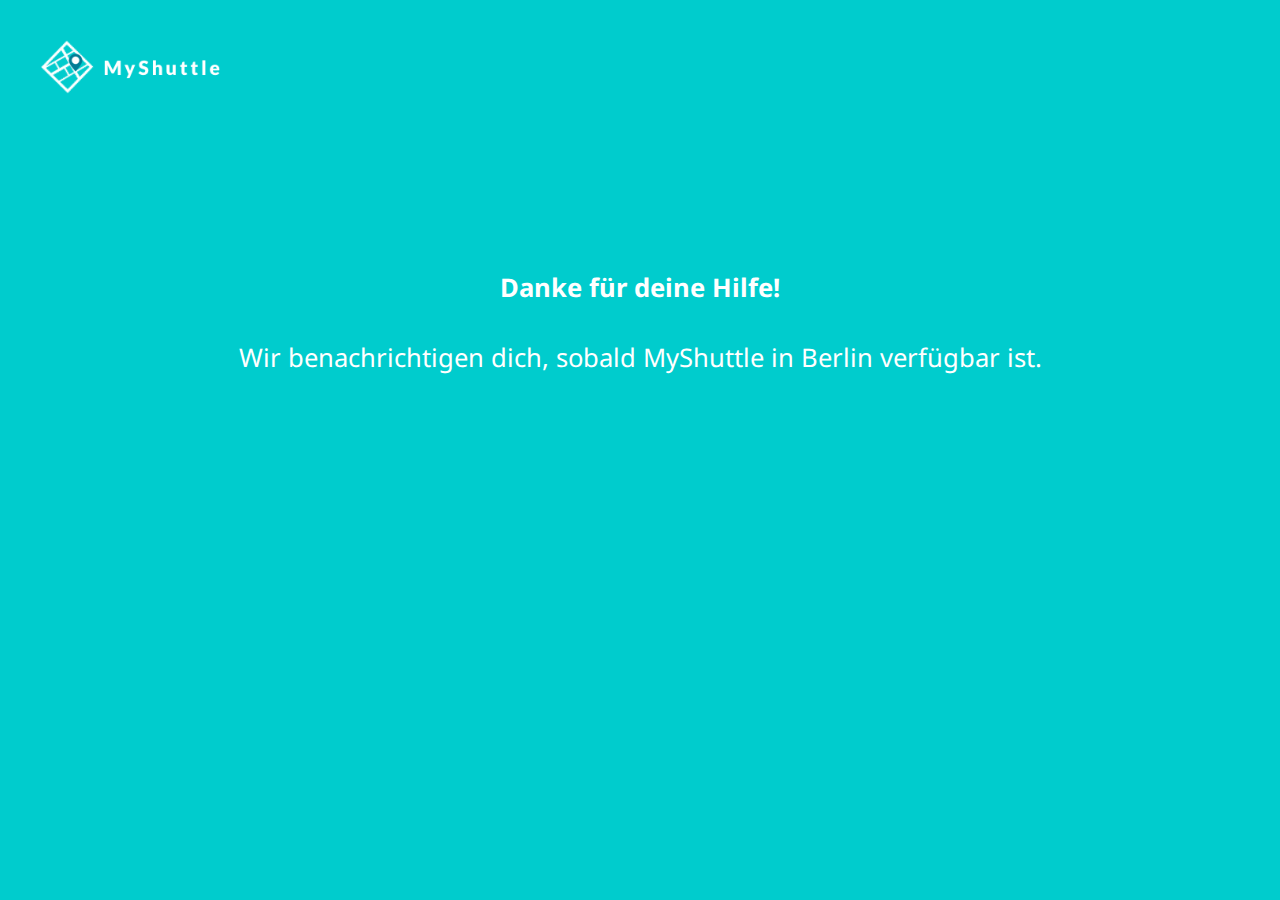
<file: thanks_b.html>
<html>
<head lang="en">
    <meta name="viewport" content="width=device-width, initial-scale=1">
    <link rel="stylesheet" type="text/css" href="../myshuttle.css">
    <link href="https://fonts.googleapis.com/css?family=Droid+Sans:400,700" rel="stylesheet">

</head>
<body>

<div class="infopage"><a href="javascript:history.back()">
        <img src="../images/logo_transp.png" class="logo"/>
        </a>
    <div class = "thanks">
    <b>Danke für deine Hilfe!</b><br><br>
Wir benachrichtigen dich, sobald MyShuttle in Berlin verfügbar ist.
    </div>
    </div>
       
</body>
</html>
</file>
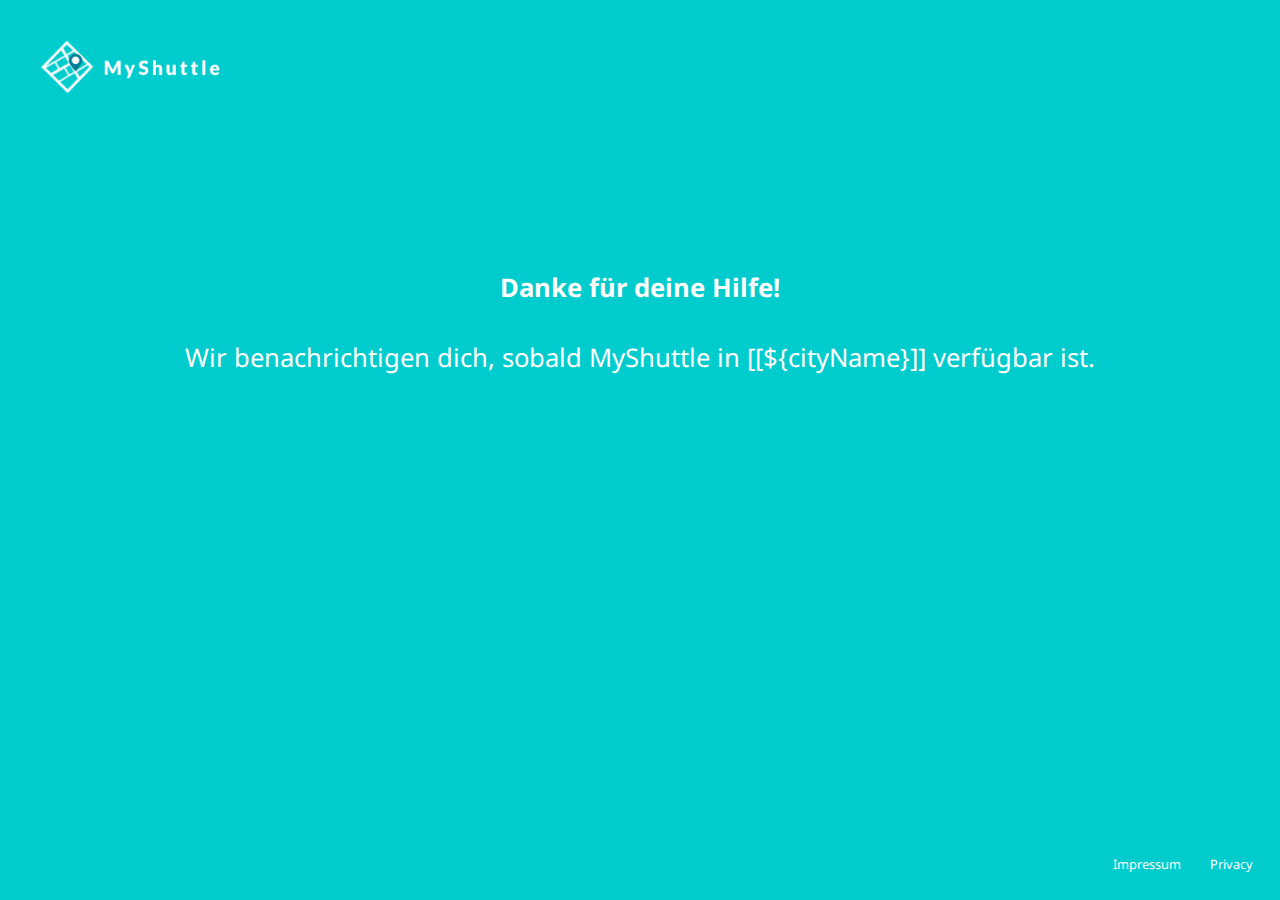
<file: thanks_k.html>
<html>
<head lang="en">
    <meta name="viewport" content="width=device-width, initial-scale=1">
    <link rel="stylesheet" type="text/css" href="../myshuttle.css">
    <link href="https://fonts.googleapis.com/css?family=Droid+Sans:400,700" rel="stylesheet">

</head>
<body>

<div class="infopage"><a href="javascript:history.back()">
        <img src="../images/logo_transp.png" class="logo"/>
        </a>
    <div class = "thanks">
    <b>Danke für deine Hilfe!</b><br><br>
Wir benachrichtigen dich, sobald MyShuttle in [[${cityName}]] verfügbar ist.
    </div>
    </div>
       <div class="legal">
            <a href="imprint">Impressum</a>
            <a href="privacy">Privacy</a>
        </div>
</body>
</html>
</file>
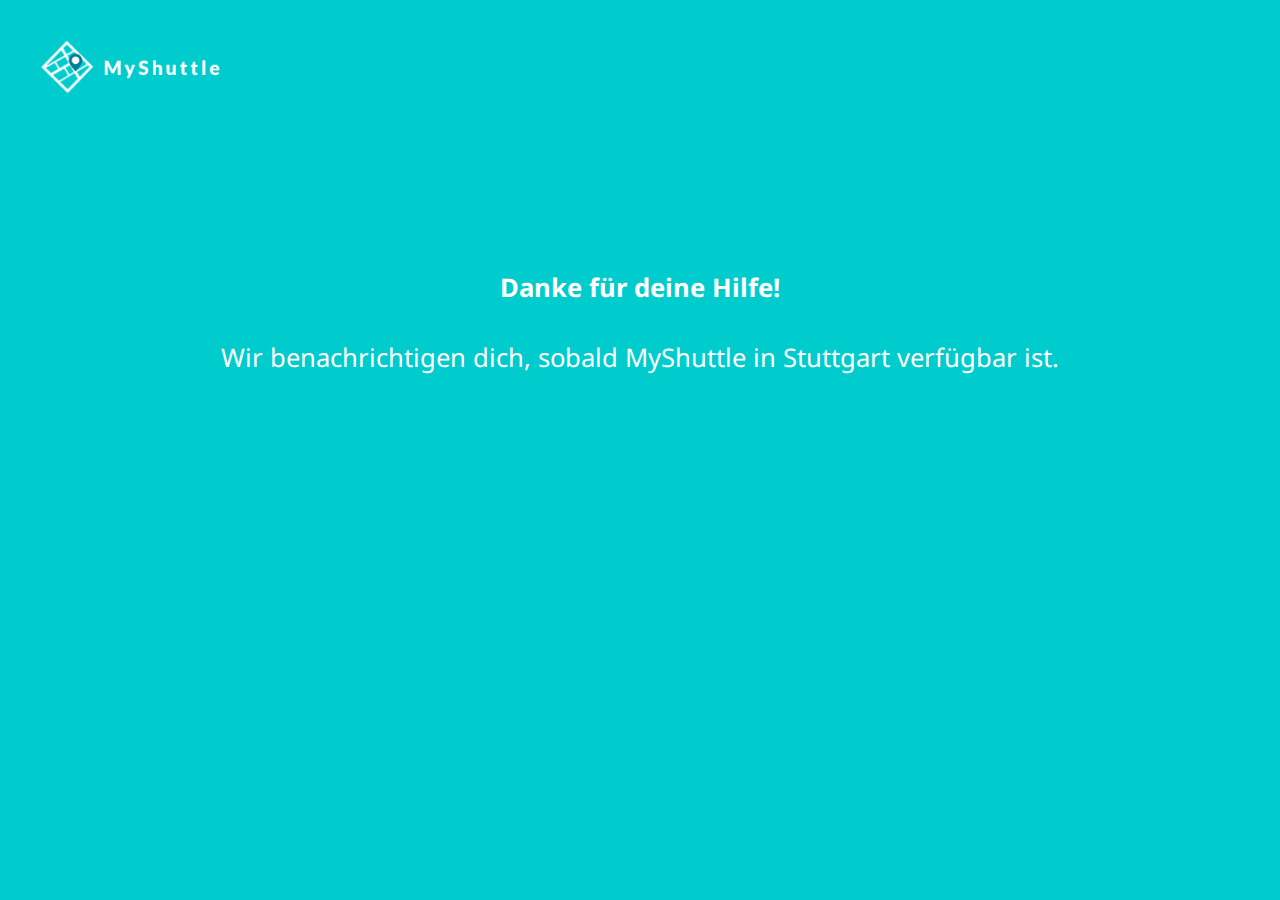
<file: thanks_s.html>
<html>
<head lang="en">
    <meta name="viewport" content="width=device-width, initial-scale=1">
    <link rel="stylesheet" type="text/css" href="../myshuttle.css">
    <link href="https://fonts.googleapis.com/css?family=Droid+Sans:400,700" rel="stylesheet">

</head>
<body>

<div class="infopage"><a href="javascript:history.back()">
        <img src="../images/logo_transp.png" class="logo"/>
        </a>
    <div class = "thanks">
    <b>Danke für deine Hilfe!</b><br><br>
Wir benachrichtigen dich, sobald MyShuttle in Stuttgart verfügbar ist.
    </div>
    </div>
       
</body>
</html>
</file>
<file: myshuttle.css>
body, html{
    max-width:100%;
    top:0;
    left:0;
    margin:0;
    padding:0;
    
    font-size: 2vw;
    color:#4C4C4C;
    font-family: 'Droid Sans', sans-serif;
    overflow-x: hidden;

    
}

.imprint{
    position:absolute;
    top:10vh;
    left:10vw;
    background-color:rgba(255,255,255,0);
    max-width:80vw;
    height:80vh;
    font-size:12px;
    overflow-y:scroll;
}

h2{
    font-size: 15px;
}


.cookiebar{
    width:96vw;
    max-height:40px;
    background-color:rgba(255,255,255,0.6);
    z-index: 10;
    position: fixed;
    top:0;
    left:0;
    color:#7C7C7C;
    font-size:10px;
    text-align: left;
    display: flex;
    align-items: center;
    justify-content: center;
    padding:5px 2vw;
    
}

.cookiebar a{
    color:#7C7C7C;
}

.cookieok{
    margin-left:10px;
    min-width:100px;
    height:20px;
    padding-top: 6px;
    background-color: rgba(0,0,0,0.1);
    font-weight: 700;
    font-size: 13px;
    color: white;
    border-radius: 4px;
    text-align: center;
    z-index: 20;

}

.thanks{
    margin-left:10vw;
    margin-top:30vh;
    width:80vw;
    text-align: center;
    color:white; 
}

.infopage{
    width:100vw;
    height:100vh;
    margin:0;
    padding:0;
    background-color: #00CCCD;
    background-repeat: no-repeat;
    background-size: 100% auto;
    background-position: bottom center;
    overflow-x:hidden;
    overflow-y:hidden;    
}
.heropage{
    width:100vw;
    height:100vh;

    margin:0;
    padding:0;
    background-color: #00CCCD;
    background-image: url("../images/heroimage.png");
    background-repeat: no-repeat;
    background-size: 100% auto;
    background-position: bottom center;
    overflow-x:hidden;
    overflow-y:hidden;


    
}

.banner{
    width:100%;
      display: flex;
    flex-direction: column;
  align-items: center;
  justify-content: center;

}

.logo{
    top:40px;
    left:40px;
    position:absolute;
    width:12vw;
    min-width:180px;
}

.herotxt{    
    margin-top:20vh;
    width:62vw;
    text-align: center;
    color: white;
} 

h1{
    font-weight:400; 
}

.herodes{
    margin-top: .5vw;
    width:67vw;
    text-align: left;
    color: white;

    font-weight:400;
    font-size: 1.7vw;
} 


.form {
    margin-top:3vw;
    width:50vw;
display: flex;
align-items: center;
    justify-content: center;
    margin-bottom: 10px;
}


.input[type="text"] {
    width:60%;
    border-radius: 0.3vw;
    height: 2.5vw;
    background: #fff;
    border-width: 0;  
    color:#4C4C4C;

}

.checkcontainer.required {
    border: 1px solid #8b1800;
}
input[type="submit"]:disabled {
    background-color: #aaa;
}

.gap{
    width:60px;
    height:20px;
}

input[type="checkbox"] {
    display: inline-block;
    width: 20px;
    height: 15px;
}

.accepttxt{
    float:right;
    color:#4C4C4C;
    font-weight:400;
    font-size: 1vw;
}

.form input {
    font-size: 1.3vw;
    outline: none;
    height: 3vw;
    width:100%;
    border: 0;
    vertical-align: top;
    padding:5px;
    padding-left: 15px;
}

::-webkit-input-placeholder { /* WebKit, Blink, Edge */
    color:    #ccc;
}
:-moz-placeholder { /* Mozilla Firefox 4 to 18 */
   color:    #ccc;
   opacity:  1;
}
::-moz-placeholder { /* Mozilla Firefox 19+ */
   color:    #ccc;
   opacity:  1;
}
:-ms-input-placeholder { /* Internet Explorer 10-11 */
   color:    #ccc;
}
::-ms-input-placeholder { /* Microsoft Edge */
   color:    #ccc;
}

.button{
    background-color: #4C4C4C;
    color:#fff;    
}

.button_bottom{
    margin-top:20px;
    background-color: #4C4C4C;
    width:40vw;
    text-align: center;
    padding:10px;
    
}
.button_bottom a{
    text-decoration: none;
    color:white;
    font-size : 1.2rem;
}

.button_bottom{
    
}

.button_scrollup{
    position: absolute;
    bottom:50px;
    width:60px;
}

.usppage{
    position:absolute;
    top:100vh;
    background-color:white;
    width:100vw;
    height:100vh;  
display: flex;
    flex-direction: column;
align-items: center;
    justify-content: center;

}


.usptxt{
    width:70vw;
    line-height: 1.3rem;
    text-align: center;
    font-size:1.6vw;
    
}

.uspdes{
        position:relative;
}

.uspimg{
    margin-top: 4vh;
    display: flex;
    align-items:top;
    justify-content:center;
}


.process{
    width:15vw;
    margin:2vw;
    text-align: center;
}

.processi{
    width:100%;
}

.processtxt{
    margin-top: 15px;
    font-weight:400;
    font-size: 1.4vw;
}

.process2{
    width:2vw;
    margin:1.3vw;
}

.arrows{
    position:absolute;
    top:2.6vw;
    left:9.5vw;
    display: flex;
}

.arrow_process{
   width:2vw;
    height:2vw;
    margin:8.5vw;
}

.areapage{
    position:absolute;
    top:180vh;
    width:100vw;
    height:100vh;  
display: flex;
align-items: center;
    justify-content: center
}

.areatxt{
    width:30vw;
    font-weight:700;
    font-size: 3.5vw;
    color: #00ACBF;
}
.areamap{
    width:33vw;
}

.map{
    top:0;
    width:40vw;
    margin-left: 1vw;
}


.questionpage{
    position:absolute;
    top:255vh;
    width:100vw;
    height:100vh;  
display: flex;
align-items: center;
    justify-content: center
}

.question{
    width:30vw;
    position:relative;
}

.question_txt{
    position:absolute;
    top:14vw;
    left:8vw;
    font-weight:400;
    font-size: 2.2vw;
    color: white;
}
.bg{
    width:30vw;
}

.questiontxt{
    width:50vw;
    margin-left:3vw;
}

.questiontxt_q{
    font-weight:400;
    font-size: 2.6vw;
    color: 00ACBF;
    margin:1vh 0;
}
.questiontxt_a{
    font-size: 1.5vw;
    color: #4c4c4c;
    margin-bottom: 3vh;
    
}

.footerpage{
    position:absolute;
    top:340vh;
    width:100vw;
    display: flex;
    flex-direction: column;
align-items: center;
    justify-content: center
}

.footertxt{
    width:70vw;
    height:20vw;
    padding-bottom: 40vh;
    font-size: 3vw;
    font-weight: 700;
    line-height: 5rem;
}
.catchphrase{
    width:100%;
    font-weight:700;
    font-size: 5vw;
    color: #00ACBF;
    text-align: right;
    line-height: 0.5rem;
}

.footer{
    width:100vw;
    height:45vh;
    background-color: #00ACBF;
    background-size: cover;
    position:absolute;
    bottom:0;
    font-size: 2vw;
    color:white;
    display: flex;
    flex-direction: column;
    align-items: center;
    
   }

.footerhook{
    padding-top:3.5vw;
    line-height: 1.5rem;
    width:65vw;
    font-size: 1.8vw;
    color:white;
}

.legal{
    position:absolute;
    bottom:3vh;
    font-size:.5rem;
    right:3vh;
    font-weight: 400;
}

.legal a{
    padding-left: 1rem;
    text-decoration: none;
    color:white;

}

.thanks{
    
}

@media (max-width: 800px) {
    
           
        .heropage{
            background-image: url("../images/heroimage_m.png");
            background-repeat: no-repeat;
            background-size: auto 100vh;

        }
        .herotxt{
            width:70vw;
            font-size: 2.3rem;
        }

        .herodes{
            margin-top:-4vw;
            width:70vw;
            font-size: 1.6rem;
        }
    
        .form{
            margin-top:8vw;
            width:70vw;
            display: flex;
            flex-direction: column;
            align-items: center;
            justify-content: center;
        }

        .form input {
            font-size: 3.5vw;
            outline: none;
            height: 8vw;
            width:100%;
            border: 0;
            vertical-align: top;
            padding:5px;
            padding-left: 15px;
        }

            .button_scrollup{
            position: absolute;
            bottom:20vh;
            width:40px;
        }
    
        .usptxt{
            width:85vw;
            text-align: left;
            line-height: 2.7rem;
            font-size:3.3vw; 
            }
    
            .uspimg{
                width:80vw;
            margin-top: 4vh;
            display: flex;
            flex-direction: column;
            align-items:top;
            justify-content:center;
        }
    
            .process{
            width:80vw;
            height:22vw;
            margin:2vw;
            display: flex;
            align-items: center;
                
        }
            .processi{
            width:22vw;
        }

            .processtxt{
            margin-left:3vw;
            font-weight:400;
            font-size: 4vw;
            text-align: left;
        }
    
            .arrows{
                display:none;
            }
    
    
            .areapage{
                position:absolute;
                top:190vh;
                width:100vw;
                height:100vh;  
                display: flex;
                flex-direction: column;
                align-items: center;
                justify-content: center
            }

            .areatxt{
                width:80vw;
                font-size: 8vw;
            }
            .areamap{
                width:80vw;
            }

            .map{
                right:0;
                width:85vw;
                margin-left:1vw;
            }
    
            .questionpage{
                position:absolute;
                top:270vh;
                width:100vw;
                height:100vh;  
                display: flex;
                flex-direction: column;
                align-items: center;
                justify-content: center
            }

            .question{
                width:80vw;
            }

            .bg{
                display:none;
            }

            .question_txt{
                color: #00ACBF;
                position:absolute;
                top:-15vh;
                left:1vw;
                font-weight:700;
                font-size: 8vw;
            }
    
            .questiontxt_q{
                width:80vw;
                font-weight:400;
                font-size: 5vw;
                color: 00ACBF;
                margin:1vh 0;
                margin-left:-15vw;
            }
            .questiontxt_a{
                 width:80vw;
                line-height: 2.5rem;
                margin-left:-15vw;
                font-size: 3.5vw;
                color: #4c4c4c;
                margin-bottom: 3vh;
            }
    
            .footerpage{
                position:absolute;
                top:350vh;
                width:100vw;
                height:60vh;
                display: flex;
                flex-direction: column;
            align-items: center;
                justify-content: center
            }

            .footertxt{
                width:70vw;
                height:20vw;
                padding-bottom: 40vh;
                font-size: 3vw;
                font-weight: 700;
                line-height: 5rem;
            }
            .catchphrase{
                width:100%;
                font-weight:700;
                font-size: 8vw;
                color: #00ACBF;
                text-align: right;
                line-height: 3rem;
            }

            .footer{
                width:100vw;
                height:40vh;
                background-color: #00ACBF;
                background-size: cover;
                position:absolute;
                bottom:0;
                color:white;
                display: flex;
                flex-direction: column;
                align-items: center;

               }

            .footerhook{
                padding-top:3.5vw;
                line-height: 2.5rem;
                width:65vw;
                font-size: 3.5vw;
                color:white;
            }

            .legal{
                position:absolute;
                bottom:3vh;
                font-size:1rem;
                right:3vh;
                font-weight: 400;
            }

            .legal a{
                padding-left:3rem;
                text-decoration: none;
                color:white;

            }
            .accepttxt{
                width:65vw;
                float:right;
                color:#4C4C4C;
                font-weight:400;
                font-size: 10px;
            }
                input[type="checkbox"] {
                display: inline-block;
                width: 16px;
                height: 12px;
            }


    }
</file>
